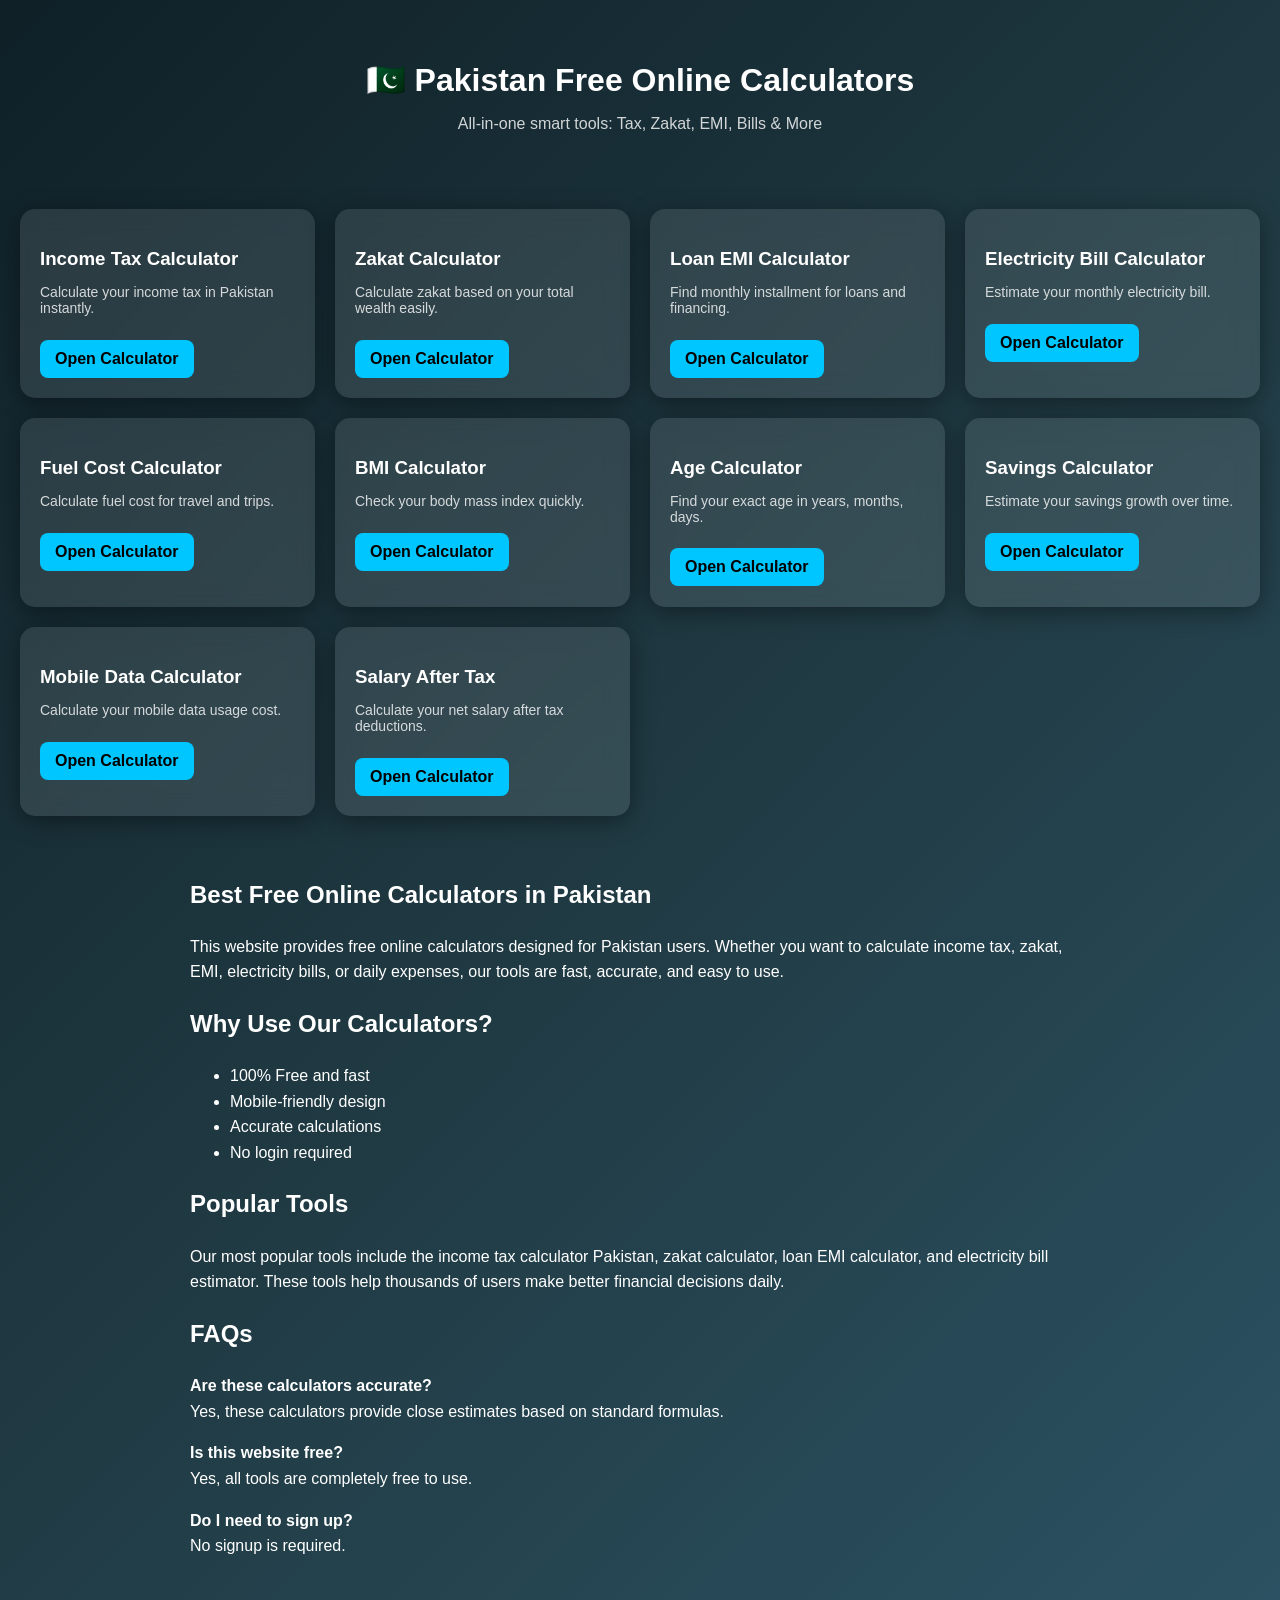
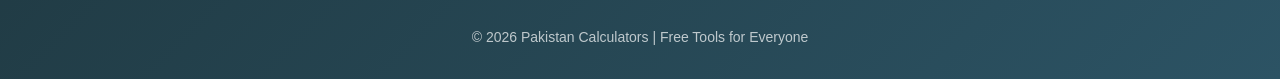
<file: index.html>
<!DOCTYPE html>
<html lang="en">
<head>

<meta name="google-site-verification" content="xi0Nt4uDqg7A-P_RkqxS5ztLYl1QUnbIznZowKSaZQs" />
<meta charset="UTF-8">
<meta name="viewport" content="width=device-width, initial-scale=1.0">

<title>Free Online Calculators Pakistan | Tax, Zakat, EMI & More</title>

<meta name="description" content="پاکستان کے لیے بہترین فری آن لائن کیلکولیٹرز۔ Income tax, zakat, EMI, electricity bill, BMI, age calculator اور مزید۔ Fast, accurate & mobile-friendly tools.">

<meta name="keywords" content="Pakistan calculators, tax calculator Pakistan, zakat calculator, EMI calculator, BMI calculator, age calculator, electricity bill calculator">

<style>
body {
  margin:0;
  font-family: 'Segoe UI', sans-serif;
  background: linear-gradient(135deg,#0f2027,#203a43,#2c5364);
  color:white;
}

/* HEADER */
header {
  text-align:center;
  padding:40px 20px;
}
header h1 {
  font-size:32px;
  margin-bottom:10px;
}
header p {
  opacity:0.8;
}

/* GRID */
.container {
  display:grid;
  grid-template-columns:repeat(auto-fit,minmax(260px,1fr));
  gap:20px;
  padding:20px;
}

/* CARD */
.card {
  background: rgba(255,255,255,0.1);
  backdrop-filter: blur(12px);
  padding:20px;
  border-radius:15px;
  box-shadow:0 5px 25px rgba(0,0,0,0.4);
  transition:0.3s;
}
.card:hover {
  transform:translateY(-5px);
}

.card h3 {
  margin-bottom:10px;
}

.card p {
  font-size:14px;
  opacity:0.8;
}

/* BUTTON */
.btn {
  display:inline-block;
  margin-top:10px;
  padding:10px 15px;
  background:#00c6ff;
  color:black;
  border-radius:8px;
  text-decoration:none;
  font-weight:bold;
}

/* SEO CONTENT */
.content {
  padding:20px;
  max-width:900px;
  margin:auto;
  line-height:1.6;
}

/* FOOTER */
footer {
  text-align:center;
  padding:20px;
  opacity:0.7;
  font-size:14px;
}
</style>
</head>

<body>

<header>
<h1>🇵🇰 Pakistan Free Online Calculators</h1>
<p>All-in-one smart tools: Tax, Zakat, EMI, Bills & More</p>
</header>

<div class="container">

<div class="card">
<h3>Income Tax Calculator</h3>
<p>Calculate your income tax in Pakistan instantly.</p>
<a href="tax.html" class="btn">Open Calculator</a>
</div>

<div class="card">
<h3>Zakat Calculator</h3>
<p>Calculate zakat based on your total wealth easily.</p>
<a href="zakat.html" class="btn">Open Calculator</a>
</div>

<div class="card">
<h3>Loan EMI Calculator</h3>
<p>Find monthly installment for loans and financing.</p>
<a href="emi.html" class="btn">Open Calculator</a>
</div>

<div class="card">
<h3>Electricity Bill Calculator</h3>
<p>Estimate your monthly electricity bill.</p>
<a href="bill.html" class="btn">Open Calculator</a>
</div>

<div class="card">
<h3>Fuel Cost Calculator</h3>
<p>Calculate fuel cost for travel and trips.</p>
<a href="fuel.html" class="btn">Open Calculator</a>
</div>

<div class="card">
<h3>BMI Calculator</h3>
<p>Check your body mass index quickly.</p>
<a href="bmi.html" class="btn">Open Calculator</a>
</div>

<div class="card">
<h3>Age Calculator</h3>
<p>Find your exact age in years, months, days.</p>
<a href="age.html" class="btn">Open Calculator</a>
</div>

<div class="card">
<h3>Savings Calculator</h3>
<p>Estimate your savings growth over time.</p>
<a href="savings.html" class="btn">Open Calculator</a>
</div>

<div class="card">
<h3>Mobile Data Calculator</h3>
<p>Calculate your mobile data usage cost.</p>
<a href="data.html" class="btn">Open Calculator</a>
</div>

<div class="card">
<h3>Salary After Tax</h3>
<p>Calculate your net salary after tax deductions.</p>
<a href="salary.html" class="btn">Open Calculator</a>
</div>

</div>

<!-- SEO CONTENT -->
<div class="content">

<h2>Best Free Online Calculators in Pakistan</h2>
<p>
This website provides free online calculators designed for Pakistan users. Whether you want to calculate income tax, zakat, EMI, electricity bills, or daily expenses, our tools are fast, accurate, and easy to use.
</p>

<h2>Why Use Our Calculators?</h2>
<ul>
<li>100% Free and fast</li>
<li>Mobile-friendly design</li>
<li>Accurate calculations</li>
<li>No login required</li>
</ul>

<h2>Popular Tools</h2>
<p>
Our most popular tools include the income tax calculator Pakistan, zakat calculator, loan EMI calculator, and electricity bill estimator. These tools help thousands of users make better financial decisions daily.
</p>

<h2>FAQs</h2>

<p><b>Are these calculators accurate?</b><br>
Yes, these calculators provide close estimates based on standard formulas.</p>

<p><b>Is this website free?</b><br>
Yes, all tools are completely free to use.</p>

<p><b>Do I need to sign up?</b><br>
No signup is required.</p>

</div>

<footer>
<p>© 2026 Pakistan Calculators | Free Tools for Everyone</p>
</footer>

</body>
</html>
</file>
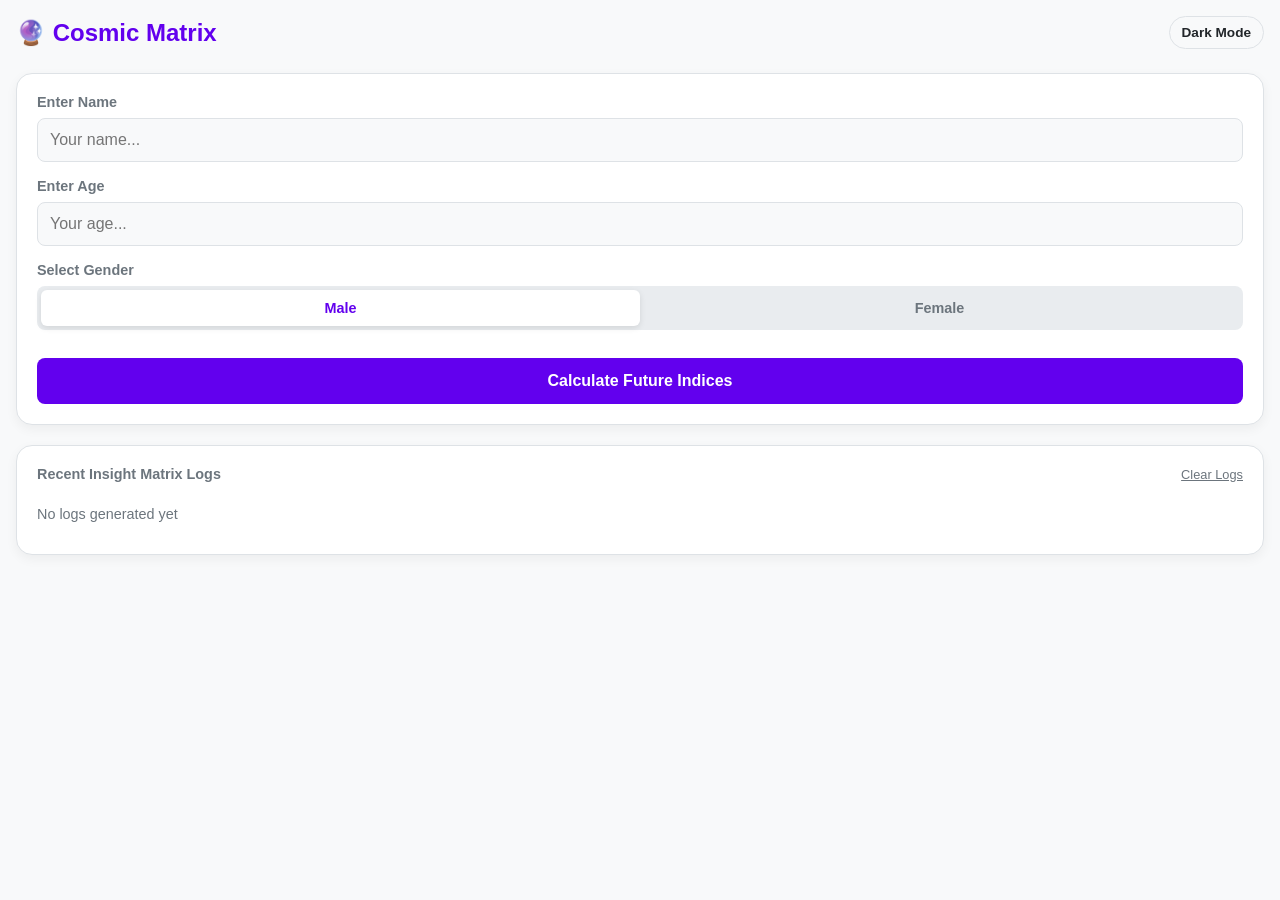
<file: futurepredictor.html>
<!DOCTYPE html>
<html lang="en">
<head>
    <meta charset="UTF-8">
    <meta name="viewport" content="width=device-width, initial-scale=1.0, maximum-scale=1.0, user-scalable=no, viewport-fit=cover">
    <title>Lucky Future Predictor</title>
    
    <style>
        :root {
            --bg-primary: #f8f9fa;
            --bg-surface: #ffffff;
            --text-primary: #212529;
            --text-secondary: #6c757d;
            --primary-accent: #6200ee;
            --border-color: #dee2e6;
            --bar-bg: #e9ecef;
        }

        [data-theme="dark"] {
            --bg-primary: #121212;
            --bg-surface: #1e1e1e;
            --text-primary: #e0e0e0;
            --text-secondary: #a0a0a0;
            --primary-accent: #bb86fc;
            --border-color: #333333;
            --bar-bg: #2d2d2d;
        }

        * {
            box-sizing: border-box;
            margin: 0;
            padding: 0;
            font-family: -apple-system, BlinkMacSystemFont, "Segoe UI", Roboto, Helvetica, Arial, sans-serif;
            -webkit-tap-highlight-color: transparent;
        }

        body {
            background-color: var(--bg-primary);
            color: var(--text-primary);
            padding: 16px;
            display: flex;
            flex-direction: column;
            min-height: 100vh;
            transition: background-color 0.3s, color 0.3s;
        }

        .header {
            display: flex;
            justify-content: space-between;
            align-items: center;
            margin-bottom: 24px;
        }

        .app-title {
            font-size: 1.5rem;
            font-weight: 700;
            color: var(--primary-accent);
        }

        .theme-btn {
            background: none;
            border: 1px solid var(--border-color);
            color: var(--text-primary);
            padding: 8px 12px;
            border-radius: 20px;
            cursor: pointer;
            font-weight: 600;
            font-size: 0.85rem;
        }

        .card {
            background-color: var(--bg-surface);
            border-radius: 16px;
            padding: 20px;
            box-shadow: 0 4px 12px rgba(0,0,0,0.05);
            margin-bottom: 20px;
            border: 1px solid var(--border-color);
        }

        .input-group {
            margin-bottom: 16px;
        }

        label {
            display: block;
            margin-bottom: 8px;
            font-size: 0.9rem;
            font-weight: 600;
            color: var(--text-secondary);
        }

        input[type="text"], input[type="number"] {
            width: 100%;
            padding: 12px;
            border-radius: 8px;
            border: 1px solid var(--border-color);
            background-color: var(--bg-primary);
            color: var(--text-primary);
            font-size: 1rem;
            outline: none;
        }

        .segmented-control {
            display: flex;
            background-color: var(--bar-bg);
            padding: 4px;
            border-radius: 8px;
            margin-bottom: 8px;
        }

        .segmented-control label {
            flex: 1;
            text-align: center;
            margin: 0;
            padding: 10px;
            cursor: pointer;
            border-radius: 6px;
            font-weight: 600;
            color: var(--text-secondary);
            transition: all 0.2s;
        }

        .segmented-control input[type="radio"] {
            display: none;
        }

        .segmented-control input[type="radio"]:checked + label {
            background-color: var(--bg-surface);
            color: var(--primary-accent);
            box-shadow: 0 2px 6px rgba(0,0,0,0.1);
        }

        .btn {
            width: 100%;
            padding: 14px;
            border-radius: 8px;
            border: none;
            background-color: var(--primary-accent);
            color: white;
            font-size: 1rem;
            font-weight: 700;
            cursor: pointer;
            transition: transform 0.1s;
        }

        .btn:active {
            transform: scale(0.98);
        }

        .hidden {
            display: none !important;
        }

        /* Loading Spinner */
        .spinner-container {
            display: flex;
            flex-direction: column;
            align-items: center;
            justify-content: center;
            padding: 40px 0;
        }

        .spinner {
            width: 48px;
            height: 48px;
            border: 4px solid var(--bar-bg);
            border-top: 4px solid var(--primary-accent);
            border-radius: 50%;
            animation: spin 1s linear infinite;
            margin-bottom: 16px;
        }

        @keyframes spin {
            0% { transform: rotate(0deg); }
            100% { transform: rotate(360deg); }
        }

        /* Progress Metrics Bars */
        .metric-row {
            margin-bottom: 16px;
        }
        
        .metric-header {
            display: flex;
            justify-content: space-between;
            margin-bottom: 6px;
            font-weight: 600;
        }

        .progress-track {
            background-color: var(--bar-bg);
            height: 12px;
            border-radius: 6px;
            overflow: hidden;
        }

        .progress-fill {
            height: 100%;
            width: 0%;
            background-color: var(--primary-accent);
            border-radius: 6px;
            transition: width 1s cubic-bezier(0.1, 1, 0.1, 1);
        }

        /* Badges grid */
        .grid-badges {
            display: grid;
            grid-template-columns: repeat(3, 1fr);
            gap: 10px;
            margin-top: 20px;
        }

        .badge-box {
            background-color: var(--bg-primary);
            padding: 12px 6px;
            border-radius: 8px;
            text-align: center;
            border: 1px solid var(--border-color);
        }

        .badge-title {
            font-size: 0.75rem;
            color: var(--text-secondary);
            margin-bottom: 4px;
        }

        .badge-value {
            font-weight: 700;
            font-size: 0.95rem;
        }

        .color-dot {
            display: inline-block;
            width: 10px;
            height: 10px;
            border-radius: 50%;
            margin-right: 4px;
        }

        /* History items list UI */
        .history-title-row {
            display: flex;
            justify-content: space-between;
            align-items: center;
            margin-bottom: 12px;
        }

        .clear-btn {
            background: none;
            border: none;
            color: var(--text-secondary);
            font-size: 0.8rem;
            cursor: pointer;
            text-decoration: underline;
        }

        .history-list {
            list-style: none;
        }

        .history-item {
            display: flex;
            justify-content: space-between;
            padding: 12px 0;
            border-bottom: 1px solid var(--border-color);
            font-size: 0.9rem;
        }

        .history-item:last-child {
            border-bottom: none;
        }
    </style>
</head>
<body>

    <div class="header">
        <div class="app-title">🔮 Cosmic Matrix</div>
        <button id="themeToggle" class="theme-btn">Dark Mode</button>
    </div>

    <div id="formPanel">
        <div class="card">
            <div class="input-group">
                <label for="userName">Enter Name</label>
                <input type="text" id="userName" placeholder="Your name...">
            </div>

            <div class="input-group">
                <label for="userAge">Enter Age</label>
                <input type="number" id="userAge" placeholder="Your age..." min="1" max="120">
            </div>

            <div class="input-group">
                <label>Select Gender</label>
                <div class="segmented-control">
                    <input type="radio" id="gMale" name="userGender" value="Male" checked>
                    <label for="gMale">Male</label>

                    <input type="radio" id="gFemale" name="userGender" value="Female">
                    <label for="gFemale">Female</label>
                </div>
            </div>

            <button id="predictBtn" class="btn" style="margin-top: 12px;">Calculate Future Indices</button>
        </div>

        <div class="card">
            <div class="history-title-row">
                <label style="margin: 0;">Recent Insight Matrix Logs</label>
                <button id="clearHistory" class="clear-btn">Clear Logs</button>
            </div>
            <ul id="historyList" class="history-list">
                </ul>
        </div>
    </div>

    <div id="loadingPanel" class="card hidden">
        <div class="spinner-container">
            <div class="spinner"></div>
            <p style="font-weight: 600; color: var(--text-secondary);">Decrypting Cosmic Alignments...</p>
        </div>
    </div>

    <div id="resultsPanel" class="hidden">
        <div class="card">
            <h2 id="greetUser" style="margin-bottom: 20px; font-size: 1.3rem; text-align: center;">Hello!</h2>
            
            <div class="metric-row">
                <div class="metric-header">
                    <span>Wealth Index</span>
                    <span id="txtWealth">0%</span>
                </div>
                <div class="progress-track"><div id="barWealth" class="progress-fill"></div></div>
            </div>

            <div class="metric-row">
                <div class="metric-header">
                    <span>Love Alignment</span>
                    <span id="txtLove">0%</span>
                </div>
                <div class="progress-track"><div id="barLove" class="progress-fill"></div></div>
            </div>

            <div class="metric-row">
                <div class="metric-header">
                    <span>Career Vector</span>
                    <span id="txtCareer">0%</span>
                </div>
                <div class="progress-track"><div id="barCareer" class="progress-fill"></div></div>
            </div>

            <div class="grid-badges">
                <div class="badge-box">
                    <div class="badge-title">Lucky Num</div>
                    <div id="valNumber" class="badge-value">-</div>
                </div>
                <div class="badge-box">
                    <div class="badge-title">Lucky Color</div>
                    <div id="valColor" class="badge-value">-</div>
                </div>
                <div class="badge-box">
                    <div class="badge-title">Lucky Day</div>
                    <div id="valDay" class="badge-value">-</div>
                </div>
            </div>
        </div>

        <button id="backBtn" class="btn" style="background-color: var(--text-secondary);">Check Another Profile</button>
    </div>

    <script>
        const colorsPool = [
            { name: 'Crimson', hex: '#DC143C' },
            { name: 'Azure', hex: '#007FFF' },
            { name: 'Emerald', hex: '#50C878' },
            { name: 'Amber', hex: '#FFBF00' },
            { name: 'Amethyst', hex: '#9966CC' }
        ];
        const daysPool = ['Sunday', 'Monday', 'Tuesday', 'Wednesday', 'Thursday', 'Friday', 'Saturday'];

        // Elements Tracking Cache
        const elements = {
            themeToggle: document.getElementById('themeToggle'),
            formPanel: document.getElementById('formPanel'),
            loadingPanel: document.getElementById('loadingPanel'),
            resultsPanel: document.getElementById('resultsPanel'),
            predictBtn: document.getElementById('predictBtn'),
            backBtn: document.getElementById('backBtn'),
            clearHistory: document.getElementById('clearHistory'),
            historyList: document.getElementById('historyList'),
            userName: document.getElementById('userName'),
            userAge: document.getElementById('userAge'),
            greetUser: document.getElementById('greetUser'),
            txtWealth: document.getElementById('txtWealth'),
            txtLove: document.getElementById('txtLove'),
            txtCareer: document.getElementById('txtCareer'),
            barWealth: document.getElementById('barWealth'),
            barLove: document.getElementById('barLove'),
            barCareer: document.getElementById('barCareer'),
            valNumber: document.getElementById('valNumber'),
            valColor: document.getElementById('valColor'),
            valDay: document.getElementById('valDay')
        };

        // Fallback for isolated Local Storage Array inside App Inventor Native WebViews
        let backupHistoryList = [];
        let currentTheme = 'light';

        // Dark/Light Theme Switching Functionality
        elements.themeToggle.addEventListener('click', function() {
            currentTheme = (currentTheme === 'light') ? 'dark' : 'light';
            document.documentElement.setAttribute('data-theme', currentTheme);
            elements.themeToggle.textContent = currentTheme === 'light' ? 'Dark Mode' : 'Light Mode';
        });

        // Seed calculations configuration framework mapping engine
        function generateCosmicMetrics(name, age, gender) {
            const dateStr = new Date().toISOString().slice(0, 10);
            const seedText = `${name.trim().toLowerCase()}-${age}-${gender}-${dateStr}`;
            
            let hash = 0;
            for (let i = 0; i < seedText.length; i++) {
                hash = seedText.charCodeAt(i) + ((hash << 5) - hash);
            }
            
            const lcgValue = (modifier) => {
                const x = Math.abs(Math.sin(hash + modifier));
                return x - Math.floor(x);
            };

            return {
                wealth: Math.floor(lcgValue(1) * 45) + 55,
                love: Math.floor(lcgValue(2) * 45) + 55,
                career: Math.floor(lcgValue(3) * 45) + 55,
                luckyNum: Math.floor(lcgValue(4) * 98) + 1,
                luckyColorObj: colorsPool[Math.floor(lcgValue(5) * colorsPool.length)],
                luckyDay: daysPool[Math.floor(lcgValue(6) * daysPool.length)]
            };
        }

        // Native action listeners
        elements.predictBtn.addEventListener('click', function(e) {
            e.preventDefault();
            
            const name = elements.userName.value.trim();
            const age = elements.userAge.value.trim();
            
            // Fixed Radio Evaluator logic: Bypasses Android DOM change lag failures
            let checkedGender = "Male";
            const maleRadio = document.getElementById('gMale');
            const femaleRadio = document.getElementById('gFemale');
            if (femaleRadio && femaleRadio.checked) {
                checkedGender = "Female";
            }

            if (!name || !age) {
                alert('Please input a valid name and age.');
                return;
            }

            // UI Transitions
            elements.formPanel.classList.add('hidden');
            elements.loadingPanel.classList.remove('hidden');

            setTimeout(function() {
                const calculatedData = generateCosmicMetrics(name, age, checkedGender);
                
                // Show output data metrics
                elements.greetUser.textContent = `Cosmic Profile: ${name}`;
                elements.txtWealth.textContent = calculatedData.wealth + '%';
                elements.txtLove.textContent = calculatedData.love + '%';
                elements.txtCareer.textContent = calculatedData.career + '%';

                // Display badge configurations
                elements.valNumber.textContent = calculatedData.luckyNum;
                elements.valColor.innerHTML = `<span class="color-dot" style="background-color: ${calculatedData.luckyColorObj.hex}"></span>${calculatedData.luckyColorObj.name}`;
                elements.valDay.textContent = calculatedData.luckyDay;

                // Push insight matrix tracking log
                const averageLuck = Math.round((calculatedData.wealth + calculatedData.love + calculatedData.career) / 3);
                const itemLog = { name: name, score: averageLuck };
                backupHistoryList.unshift(itemLog);
                if (backupHistoryList.length > 5) backupHistoryList.pop();
                
                renderLogs();

                elements.loadingPanel.classList.add('hidden');
                elements.resultsPanel.classList.remove('hidden');

                // Delayed UI display logic for full css-bar load transitions
                setTimeout(function() {
                    elements.barWealth.style.width = calculatedData.wealth + '%';
                    elements.barLove.style.width = calculatedData.love + '%';
                    elements.barCareer.style.width = calculatedData.career + '%';
                }, 100);

            }, 1500);
        });

        elements.backBtn.addEventListener('click', function() {
            elements.barWealth.style.width = '0%';
            elements.barLove.style.width = '0%';
            elements.barCareer.style.width = '0%';
            elements.resultsPanel.classList.add('hidden');
            elements.formPanel.classList.remove('hidden');
        });

        function renderLogs() {
            elements.historyList.innerHTML = '';
            if (backupHistoryList.length === 0) {
                elements.historyList.innerHTML = '<li class="history-item" style="color: var(--text-secondary)">No logs generated yet</li>';
                return;
            }
            backupHistoryList.forEach(function(item) {
                const entry = document.createElement('li');
                entry.className = 'history-item';
                entry.innerHTML = `<span><strong>${item.name}</strong></span><span style="color:var(--primary-accent); font-weight:700;">${item.score}% Luck</span>`;
                elements.historyList.appendChild(entry);
            });
        }

        elements.clearHistory.addEventListener('click', function() {
            backupHistoryList = [];
            renderLogs();
        });

        // Initialize historical fallback array configuration list
        renderLogs();
    </script>
</body>
</html>
</file>
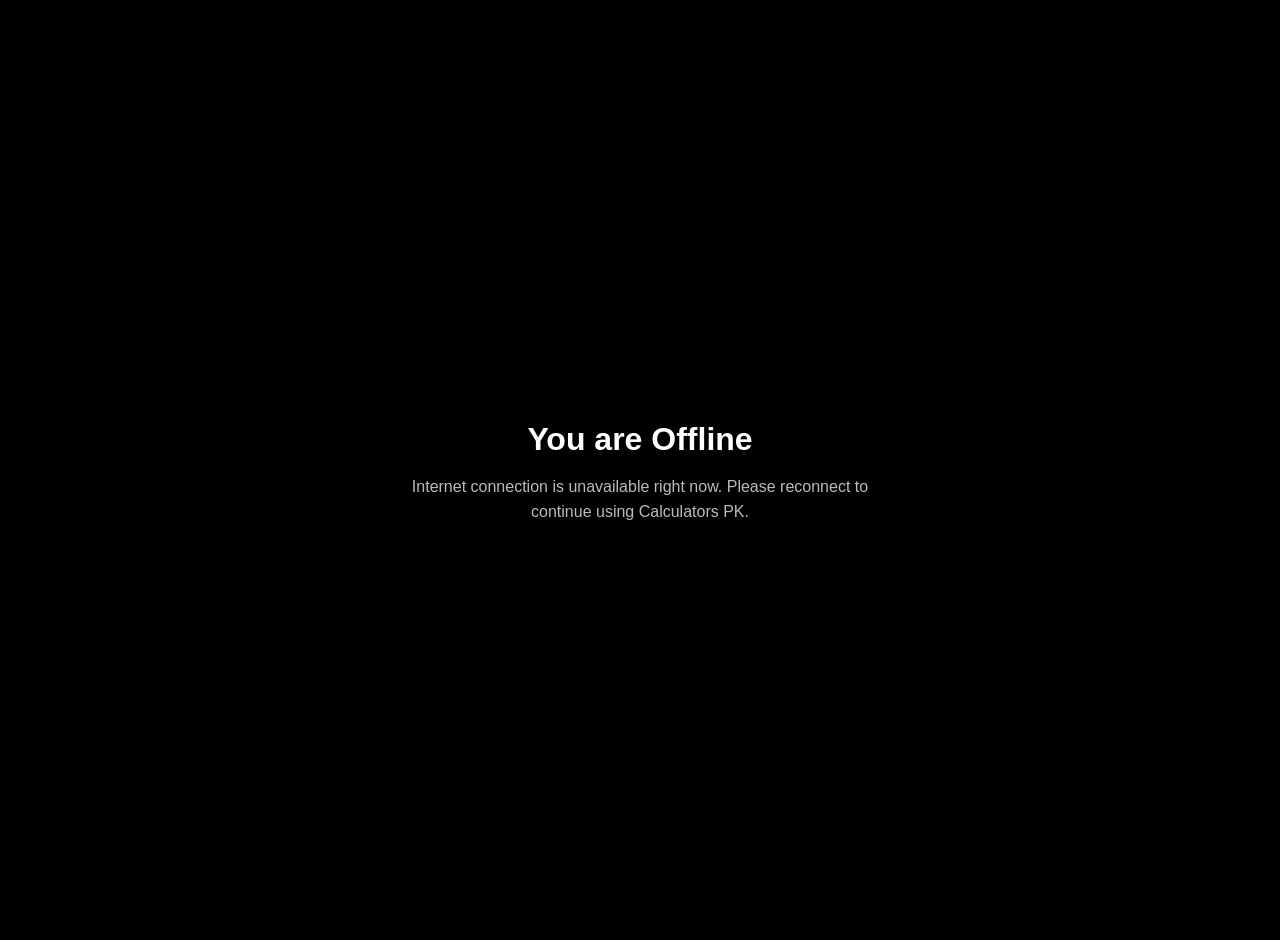
<file: offline.html>
<!DOCTYPE html>
<html lang="en">
<head>
<meta charset="UTF-8">
<meta name="viewport" content="width=device-width, initial-scale=1.0">
<title>Offline - Calculators PK</title>

<style>
body{
  background:#000;
  color:#fff;
  font-family:Arial,sans-serif;
  display:flex;
  justify-content:center;
  align-items:center;
  height:100vh;
  margin:0;
  text-align:center;
  padding:20px;
}

.container{
  max-width:500px;
}

h1{
  font-size:32px;
  margin-bottom:10px;
}

p{
  color:#bbb;
  line-height:1.6;
}
</style>

</head>
<body>

<div class="container">
  <h1>You are Offline</h1>
  <p>
    Internet connection is unavailable right now.
    Please reconnect to continue using Calculators PK.
  </p>
</div>

</body>
</html>
</file>
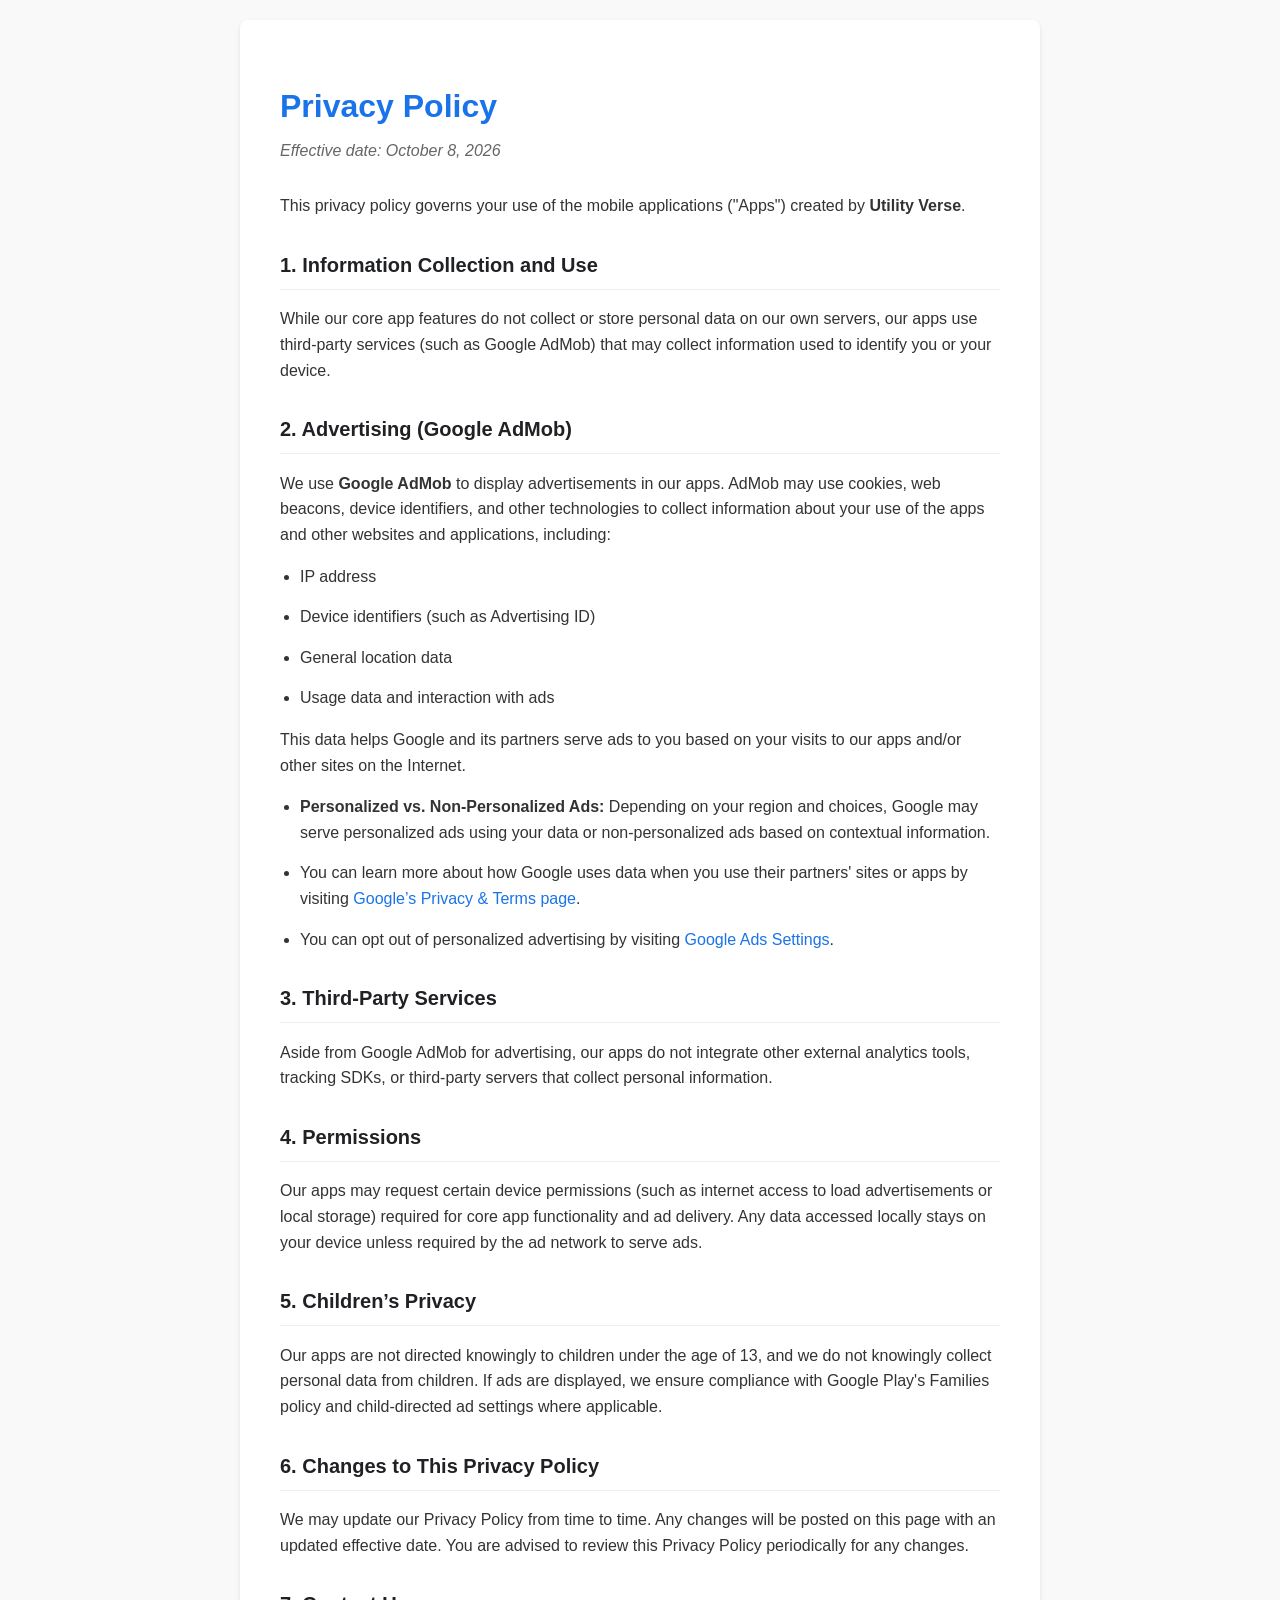
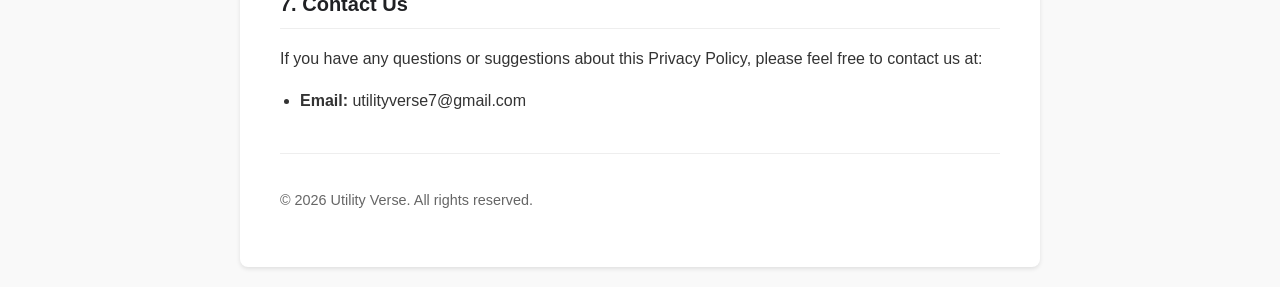
<file: privacy.html>
<!DOCTYPE html>
<html lang="en">
<head>
    <meta charset="UTF-8">
    <meta name="viewport" content="width=device-width, initial-scale=1.0">
    <title>Privacy Policy - Utility Verse</title>
    <style>
        body {
            font-family: -apple-system, BlinkMacSystemFont, "Segoe UI", Roboto, Helvetica, Arial, sans-serif;
            line-height: 1.6;
            color: #333;
            max-width: 800px;
            margin: 0 auto;
            padding: 20px;
            background-color: #f9f9f9;
        }
        .container {
            background-color: #fff;
            padding: 40px;
            border-radius: 8px;
            box-shadow: 0 2px 4px rgba(0,0,0,0.1);
        }
        h1 {
            color: #1a73e8;
            margin-bottom: 5px;
        }
        .effective-date {
            color: #666;
            font-style: italic;
            margin-bottom: 30px;
        }
        h2 {
            color: #202124;
            margin-top: 30px;
            font-size: 1.25rem;
            border-bottom: 1px solid #eee;
            padding-bottom: 8px;
        }
        p, li {
            margin-bottom: 15px;
        }
        ul {
            padding-left: 20px;
        }
        a {
            color: #1a73e8;
            text-decoration: none;
        }
        a:hover {
            text-decoration: underline;
        }
        .footer {
            margin-top: 40px;
            font-size: 0.9rem;
            color: #666;
            border-top: 1px solid #eee;
            padding-top: 20px;
        }
    </style>
</head>
<body>
    <div class="container">
        <h1>Privacy Policy</h1>
        <div class="effective-date">Effective date: October 8, 2026</div>

        <p>This privacy policy governs your use of the mobile applications ("Apps") created by <strong>Utility Verse</strong>.</p>

        <h2>1. Information Collection and Use</h2>
        <p>While our core app features do not collect or store personal data on our own servers, our apps use third-party services (such as Google AdMob) that may collect information used to identify you or your device.</p>

        <h2>2. Advertising (Google AdMob)</h2>
        <p>We use <strong>Google AdMob</strong> to display advertisements in our apps. AdMob may use cookies, web beacons, device identifiers, and other technologies to collect information about your use of the apps and other websites and applications, including:</p>
        <ul>
            <li>IP address</li>
            <li>Device identifiers (such as Advertising ID)</li>
            <li>General location data</li>
            <li>Usage data and interaction with ads</li>
        </ul>
        <p>This data helps Google and its partners serve ads to you based on your visits to our apps and/or other sites on the Internet.</p>
        <ul>
            <li><strong>Personalized vs. Non-Personalized Ads:</strong> Depending on your region and choices, Google may serve personalized ads using your data or non-personalized ads based on contextual information.</li>
            <li>You can learn more about how Google uses data when you use their partners' sites or apps by visiting <a href="https://policies.google.com/technologies/partner-sites" target="_blank">Google’s Privacy & Terms page</a>.</li>
            <li>You can opt out of personalized advertising by visiting <a href="https://adssettings.google.com/" target="_blank">Google Ads Settings</a>.</li>
        </ul>

        <h2>3. Third-Party Services</h2>
        <p>Aside from Google AdMob for advertising, our apps do not integrate other external analytics tools, tracking SDKs, or third-party servers that collect personal information.</p>

        <h2>4. Permissions</h2>
        <p>Our apps may request certain device permissions (such as internet access to load advertisements or local storage) required for core app functionality and ad delivery. Any data accessed locally stays on your device unless required by the ad network to serve ads.</p>

        <h2>5. Children’s Privacy</h2>
        <p>Our apps are not directed knowingly to children under the age of 13, and we do not knowingly collect personal data from children. If ads are displayed, we ensure compliance with Google Play's Families policy and child-directed ad settings where applicable.</p>

        <h2>6. Changes to This Privacy Policy</h2>
        <p>We may update our Privacy Policy from time to time. Any changes will be posted on this page with an updated effective date. You are advised to review this Privacy Policy periodically for any changes.</p>

        <h2>7. Contact Us</h2>
        <p>If you have any questions or suggestions about this Privacy Policy, please feel free to contact us at:</p>
        <ul>
            <li><strong>Email:</strong> utilityverse7@gmail.com</li>
        </ul>

        <div class="footer">
            <p>&copy; 2026 Utility Verse. All rights reserved.</p>
        </div>
    </div>
</body>
</html>
</file>
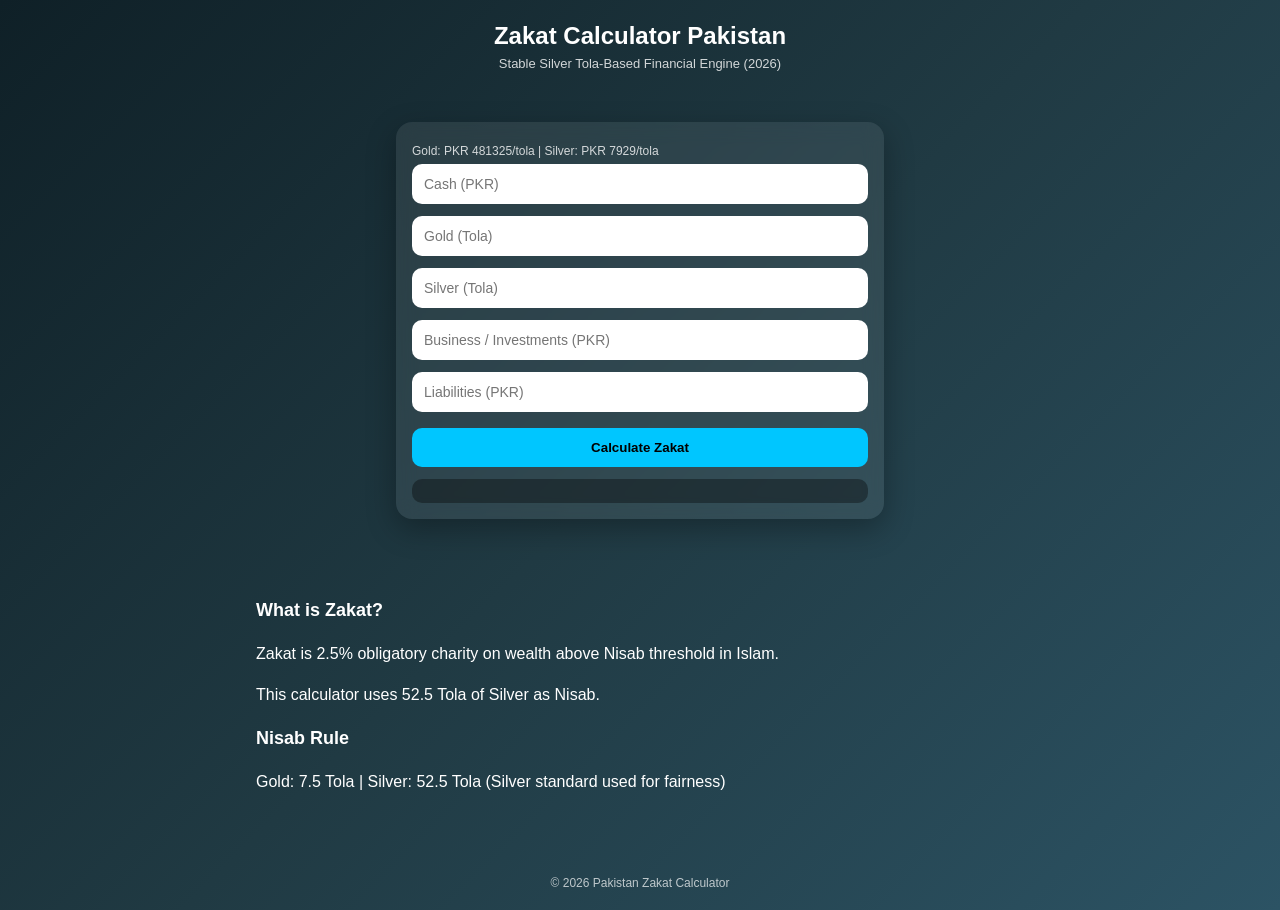
<file: zakat.html>
<!DOCTYPE html>
<html lang="en">
<head>
<meta charset="UTF-8">
<meta name="viewport" content="width=device-width, initial-scale=1.0">

<title>Zakat Calculator Pakistan 2026 | Tola Based Accurate Calculator</title>

<meta name="description" content="Accurate Zakat Calculator Pakistan using tola system. Calculate gold, silver, cash, business assets and check nisab instantly. Mobile-friendly and SEO optimized.">

<meta name="keywords" content="zakat calculator pakistan, zakat calculator tola, gold zakat calculator, silver nisab pakistan, islamic calculator online">

<style>
*{box-sizing:border-box}
body{
  margin:0;
  font-family:Segoe UI, sans-serif;
  background:linear-gradient(135deg,#0f2027,#203a43,#2c5364);
  color:#fff;
}

header{
  text-align:center;
  padding:22px 16px;
}

header h1{
  font-size:24px;
  margin:0;
}

header p{
  margin-top:6px;
  opacity:0.8;
  font-size:13px;
}

.wrap{
  max-width:520px;
  margin:auto;
  padding:16px;
}

.card{
  background:rgba(255,255,255,0.08);
  backdrop-filter:blur(10px);
  border-radius:16px;
  padding:16px;
  box-shadow:0 10px 30px rgba(0,0,0,0.3);
}

input{
  width:100%;
  padding:12px;
  margin:6px 0;
  border:none;
  border-radius:10px;
  outline:none;
  font-size:14px;
}

button{
  width:100%;
  padding:12px;
  margin-top:10px;
  border:none;
  border-radius:10px;
  font-weight:600;
  cursor:pointer;
  background:#00c6ff;
  color:#000;
}

button:active{transform:scale(0.98)}

.result{
  margin-top:12px;
  padding:12px;
  background:rgba(0,0,0,0.35);
  border-radius:10px;
  font-size:14px;
  line-height:1.5;
}

.badge{
  display:inline-block;
  margin-top:8px;
  padding:6px 10px;
  border-radius:8px;
  font-size:12px;
}

.ok{background:#1db954;}
.no{background:#ff4d4d;}

.small{
  font-size:12px;
  opacity:0.8;
  margin-top:6px;
}

section{
  max-width:800px;
  margin:30px auto;
  padding:16px;
  line-height:1.6;
}

h2{font-size:18px}

footer{
  text-align:center;
  padding:20px;
  font-size:12px;
  opacity:0.7;
}
</style>
</head>

<body>

<header>
<h1>Zakat Calculator Pakistan</h1>
<p>Stable Silver Tola-Based Financial Engine (2026)</p>
</header>

<div class="wrap">
  <div class="card">

    <div class="small" id="rateInfo">Loading rates...</div>

    <input type="number" id="cash" placeholder="Cash (PKR)">
    <input type="number" id="gold" placeholder="Gold (Tola)">
    <input type="number" id="silver" placeholder="Silver (Tola)">
    <input type="number" id="business" placeholder="Business / Investments (PKR)">
    <input type="number" id="liabilities" placeholder="Liabilities (PKR)">

    <button onclick="calc()">Calculate Zakat</button>

    <div class="result" id="result"></div>

  </div>
</div>

<section>
<h2>What is Zakat?</h2>
<p>Zakat is 2.5% obligatory charity on wealth above Nisab threshold in Islam.</p>

  <p> This calculator uses 52.5 Tola of Silver as Nisab.</p>

<h2>Nisab Rule</h2>
<p>Gold: 7.5 Tola | Silver: 52.5 Tola (Silver standard used for fairness)</p>
</section>

<footer>
© 2026 Pakistan Zakat Calculator
</footer>

<script>

// stable base prices (no API dependency for correctness)
let goldPerGram = 41280;
let silverPerGram = 680;

const TOLA = 11.66;

let goldPerTola = goldPerGram * TOLA;
let silverPerTola = silverPerGram * TOLA;

// UI rate info
document.getElementById("rateInfo").innerText =
`Gold: PKR ${Math.round(goldPerTola)}/tola | Silver: PKR ${Math.round(silverPerTola)}/tola`;

function calc(){

  let cash = +document.getElementById('cash').value || 0;
  let goldTola = +document.getElementById('gold').value || 0;
  let silverTola = +document.getElementById('silver').value || 0;
  let business = +document.getElementById('business').value || 0;
  let liabilities = +document.getElementById('liabilities').value || 0;

  let goldValue = goldTola * goldPerTola;
  let silverValue = silverTola * silverPerTola;

  let net = cash + goldValue + silverValue + business - liabilities;

  let nisab = 52.5 * silverPerTola;

  let zakat = (net >= nisab) ? net * 0.025 : 0;

  document.getElementById("result").innerHTML =
  `
  <b>Net Wealth:</b> PKR ${Math.round(net)}<br>
  <b>Nisab:</b> PKR ${Math.round(nisab)}<br>
  <b>Zakat:</b> PKR ${Math.round(zakat)}<br>
  <span class="badge ${net>=nisab?'ok':'no'}">
  ${net>=nisab?'Zakat Applicable':'Not Applicable'}
  </span>
  `;
}

</script>

</body>
</html>
</file>
